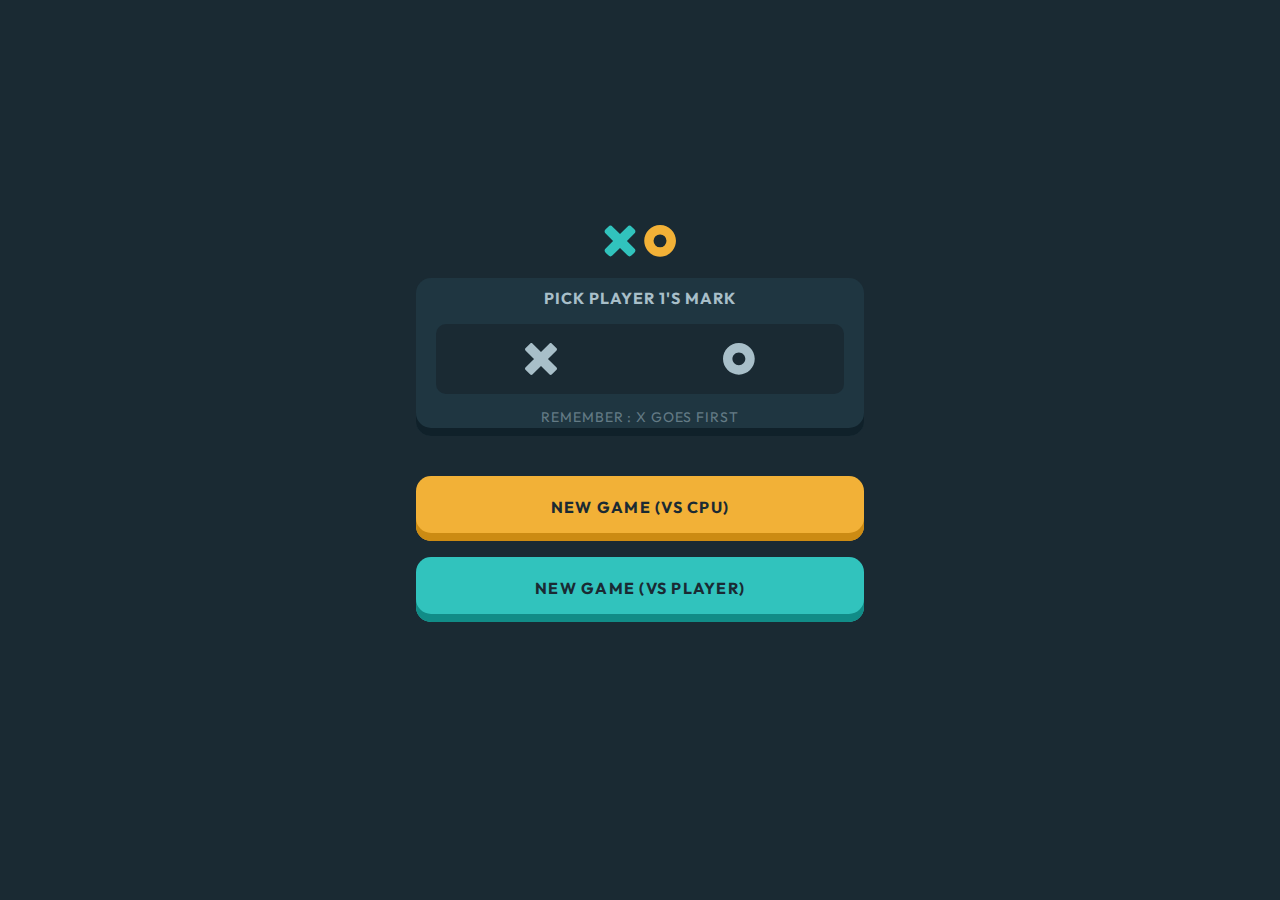
<file: index.html>
<!DOCTYPE html>
<html lang="en">
<head>
  <meta charset="UTF-8">
  <meta name="viewport" content="width=device-width, initial-scale=1.0, user-scalable=no">
  

  <link rel="icon" type="image/png" sizes="32x32" href="./assets/favicon-32x32.png">
  
  <title>Frontend Mentor | Tic Tac Toe</title>
  <link rel="preconnect" href="https://fonts.googleapis.com">
  <link rel="preconnect" href="https://fonts.gstatic.com" crossorigin>
  <link href="https://fonts.googleapis.com/css2?family=Outfit:wght@400;700;900&family=Red+Hat+Display:wght@400;500;900&display=swap" rel="stylesheet">
  <link rel="stylesheet" href="styles.css">

 
</head>
<body id="body">

  <!-- New game menu start -->
  <div id="homePage"> 
    <div class="first-div"><img src="./assets/logo.svg" alt="logo"></div>
    <div class="second-div">
      <div class="second-"> 
        <div class="pickPlayer"><p class="pick-player">PICK PLAYER 1'S MARK</p></div></div>
        <div class="player-xo">
          <div class="first-x"><img src="./assets/xplay.svg" alt="Xplayer" class="xtimes" ></div>
          <div class="first-o"><img src="./assets/oplay.svg" alt="Oplayer" class="oval"></div>
        </div>
        <div><p class="rememberX">REMEMBER : X GOES FIRST</p></div>
    </div>

    <div class="third-div">
      
      <div class="vs-cpu"><span class="new-game">NEW GAME (VS CPU)</span> </div>
      <div class="vs-player"><span class="new-game">NEW GAME (VS PLAYER)</span> </div>
    </div>
  </div>

   <!-- CREATING THE BOARD FOR THE GAME -->

  <table id="table">
    <tr>
      <td class="first-row1" id="11"><img src="./assets/logo.svg" alt="logo"></td>
      <td class="first-row2" id="12"></td>
      <td class="firsttt" id="13"><div class="first-row3" ><img class ="redo" src="assets/redo.svg" alt=""></div> </td>
    </tr>
    <tr>
      <td class="cell" id="0"></td>
      <td class="cell" id="1"></td>
      <td class="cell" id="2"></td>
    </tr>
    <tr>
      <td class="cell" id="3"></td>
      <td class="cell" id="4"></td>
      <td class="cell" id="5"></td>
    </tr>
    <tr>
      <td class="cell" id="6"></td>
      <td class="cell" id="7"></td>
      <td class="cell" id="8"></td>
    </tr>
    <tr>
      <td class="cell2 cgreen" id="21"> <div class="score-x score-write">X (P1)</div><div class="score-x-num numbers">0</div></td>
      <td class="cell2 cgrey" id="22"><div class="score-tie score-write">TIES</div><div class="score-tie-num numbers">0</div></td>
      <td class="cell2 corange" id="23"><div class="score-o score-write">O (P2)</div><div class="score-o-num numbers">0</div></td>
    </tr>
  </table>

  <div class="rectangle">  
    <div class="group-10">  
      <p class="winnerP"></p>
      <h1 class="takes"></h1>
      <div class="group-25">
        <button class="quit">QUIT</button>
        <button class="next-round">NEXT ROUND</button>      
      </div>
  </div>
  </div>

  <div class="rectangle1">  
    <div class="group-11">       
      <h1 class="restart-gameP">RESTART GAME?</h1>
      <div class="group-25">
        <button class="cancel">NO, CANCEL</button>
        <button class="restart">YES, RESTART</button>      
      </div>
  </div>
  </div>




  <script src="index.js"> </script> 
</body>
</html>
</file>
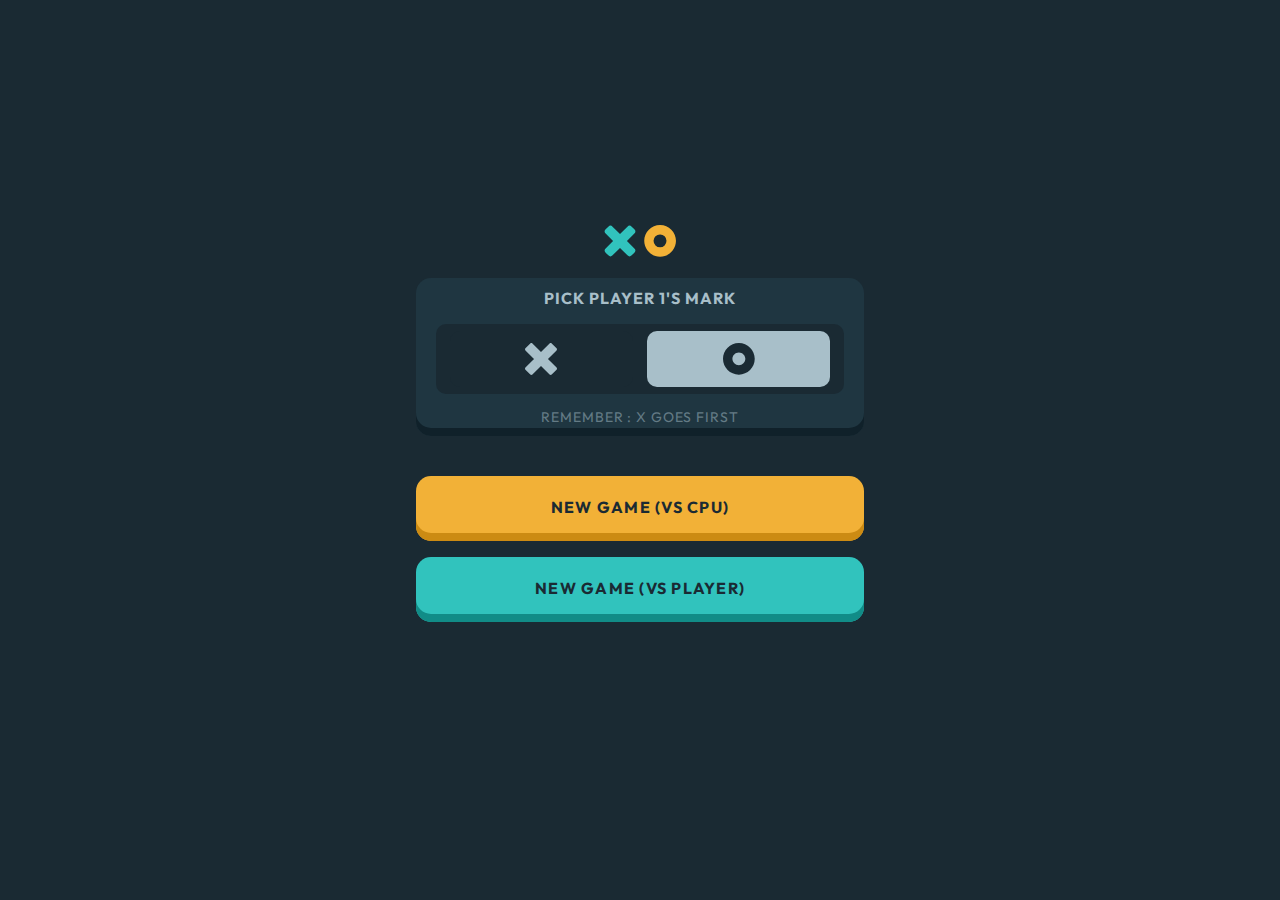
<file: starter-code/index.html>
<!DOCTYPE html>
<html lang="en">
<head>
  <meta charset="UTF-8">
  <meta name="viewport" content="width=device-width, initial-scale=1.0, user-scalable=no">
  

  <link rel="icon" type="image/png" sizes="32x32" href="./assets/favicon-32x32.png">
  
  <title>Frontend Mentor | Tic Tac Toe</title>
  <link rel="preconnect" href="https://fonts.googleapis.com">
  <link rel="preconnect" href="https://fonts.gstatic.com" crossorigin>
  <link href="https://fonts.googleapis.com/css2?family=Outfit:wght@400;700;900&family=Red+Hat+Display:wght@400;500;900&display=swap" rel="stylesheet">
  <link rel="stylesheet" href="styles.css">

 
</head>
<body id="body">

  <!-- New game menu start -->
  <div id="homePage"> 
    <div class="first-div"><img src="./assets/logo.svg" alt="logo"></div>
    <div class="second-div">
      <div class="second-"> 
        <div class="pickPlayer"><p class="pick-player">PICK PLAYER 1'S MARK</p></div></div>
        <div class="player-xo">
          <div class="first-x"><img src="./assets/xplay.svg" alt="Xplayer" class="xtimes"></div>
          <div class="first-o"><img src="./assets/oplay.svg" alt="Oplayer" class="oval"></div>
        </div>
        <div><p class="rememberX">REMEMBER : X GOES FIRST</p></div>
    </div>

    <div class="third-div">
      
      <div class="vs-cpu"><span class="new-game">NEW GAME (VS CPU)</span> </div>
      <div class="vs-player"><span class="new-game">NEW GAME (VS PLAYER)</span> </div>
    </div>
  </div>

   <!-- CREATING THE BOARD FOR THE GAME -->

  <table id="table">
    <tr>
      <td class="first-row1" id="11"><img src="./assets/logo.svg" alt="logo"></td>
      <td class="first-row2" id="12"></td>
      <td class="firsttt" id="13"><div class="first-row3" ><img class ="redo" src="assets/redo.svg" alt=""></div> </td>
    </tr>
    <tr>
      <td class="cell" id="0-0"></td>
      <td class="cell" id="0-1"></td>
      <td class="cell" id="0-2"></td>
    </tr>
    <tr>
      <td class="cell" id="1-0"></td>
      <td class="cell" id="1-1"></td>
      <td class="cell" id="1-2"></td>
    </tr>
    <tr>
      <td class="cell" id="2-0"></td>
      <td class="cell" id="2-1"></td>
      <td class="cell" id="2-2"></td>
    </tr>
    <tr>
      <td class="cell2 cgreen" id="21"> <div class="score-x score-write">X (P1)</div><div class="score-x-num numbers">0</div></td>
      <td class="cell2 cgrey" id="22"><div class="score-tie score-write">TIES</div><div class="score-tie-num numbers">0</div></td>
      <td class="cell2 corange" id="23"><div class="score-o score-write">O (P2)</div><div class="score-o-num numbers">0</div></td>
    </tr>
  </table>

  <div class="rectangle">  
    <div class="group-10">  
      <p class="winnerP">Player 1 wins</p>
      <h1 class="takes"><img src='./assets/icon-x.svg' alt="" class="pl-image">  <span class="takee">TAKES THE ROUND</span></h1>
      <div class="group-25">
        <button class="quit">QUIT</button>
        <button class="next-round">NEXT ROUND</button>      
      </div>
  </div>
  </div>

  <div class="rectangle1">  
    <div class="group-11">       
      <h1 class="restart-gameP">RESTART GAME?</h1>
      <div class="group-25">
        <button class="cancel">NO, CANCEL</button>
        <button class="restart">YES, RESTART</button>      
      </div>
  </div>
  </div>




  <script src="index.js"> </script> 
</body>
</html>
</file>
<file: styles.css>
body {
    font-family: 'Red Hat Display';
    /* overflow: hidden important; */
    overflow-y: hidden; /* Hide vertical scrollbar */
    overflow-x: hidden; /* Hide horizontal scrollbar */
    text-align: center;
    background-color:#1A2A33;

    /*** #F2B137  **/
  }
  html, body{
    height:100vh;
    width: 100vw;
    margin:0;
    padding:0;
    overflow-x: hidden;
    position: relative;
  }
  
  *,
  *::after,
  *::before {
    box-sizing: border-box;
  }

  #homePage{
    width: 28rem;
    height:50vh;
    /* margin-left: auto;
    margin-right: auto;
    margin-top: 25vh; */
    position: absolute;
    top: 50%;
    left: 50%;
    transform: translate(-50%, -50%);
    
    /* COMMENT THE DISPLAY WHEN DONE WITH THE RECTANGLE */
  }

  .second-div{
    background-color: #1F3641;
    box-shadow: inset 0px -8px 0px #10212A;
    border-radius: 15px;
    margin-bottom: 40px;
  }
  .pick-player{
    font-family: 'Outfit', sans-serif;
    font-weight: 700;
    font-size: 1rem;
    letter-spacing: 1px;
    color: #A8BFC9;
    padding-top: 10px;

  }
  
  .greyer{
    color: #A8A8A8;
  }
  .oval{
    margin-top: 12px;
  }
  .xtimes{
    margin-top: 12px;
  }

  .vs-cpu{
    background: #F2B137;
    box-shadow: inset 0px -8px 0px #CC8B13;
    border-radius: 15px;
    height: 65px;
    margin-bottom: 1rem;
    line-height: 4;
    cursor: pointer;

  }
  .vs-cpu:hover{
    background-color: #FFC860; 
  }


  .vs-player{
    background: #31C3BD;
    box-shadow: inset 0px -8px 0px #118C87;
    border-radius: 15px;
    height: 65px;
    line-height: 4;
    cursor: pointer;
  }

  .vs-player:hover{
    background-color: #65E9E4;
    
  }
  .use-player{
    display: flex;
    justify-content: center;
    align-items: center;
    background-color: #A8BFC9;

  }
  .use-first-effects{
    display: flex;
    justify-content: center;
    align-items: center;
    background-color: none;
  }
  

  .new-game{
    font-family: 'Outfit', sans-serif;
    font-weight: 700;
    line-height: 25px;
    letter-spacing: 1.25px;  
    color: #1A2A33;
  }
.player-xo{
    /* width: 400px; */
    height: 70px;
    background-color: #1A2A33;
    border-radius: 10px;
    margin-left: 20px;
    margin-right: 20px;
    align-items: center;
   justify-content: space-evenly;
    display: flex;   
}

.first-x{
    width:45%;
    height: 80%;
    cursor: pointer;
    border-radius: 10px;
}
.first-x:hover{
  background-color: #1F3641;
}
.first-o{
    width:45%;
    height: 80%;
    border-radius: 10px;  
    line-height: 1;
    cursor: pointer;

} 
.first-o:hover{
  background-color: #1F3641;
}
.rememberX{
  font-family: 'Outfit', sans-serif;
  font-size: 14px;
  letter-spacing: 0.875px;
  color: #A8BFC9;
  opacity: 0.5;
  padding-bottom: 10px;
}

/* BOARD FORMATTING */
#table {
  border-spacing: 20px;
  position: absolute;
  top: 50%;
  left: 50%;
  transform: translate(-50%,-50%);
  display: flex;
  flex-wrap: wrap;
  justify-content: center;
  align-items: center;
  display: none;
}
.reset-table{
  position :absolute;
  opacity : 0.1;
}
.cell {
    border: 10px;
    height: 150px;
    width: 150px;
    text-align: center;
    background-color: #1F3641;
    box-shadow: inset 0px -8px 0px #10212a;
    border-radius: 15px;
    cursor: pointer;
    margin-bottom: 20px;
    font-size: 80px;
    font-weight: 900;
    color: #31C3BD;
}

.cell2{
  border: 10px;
  width: 140px;
  height: 72px;
  border-radius: 15px;
  cursor: pointer;
 
}

.cgreen{
  background-color:#31C3BD ;
}

.cgrey{
  background-color:#A8BFC9 ;
}

.corange{
  background-color: #F2B137;
}


.first-row2{
  height: 52px;
  background-color: #1F3641;
  box-shadow: inset 0px -4px 0px #10212A;
  border-radius: 10px;
  font-family: 'Outfit';
  font-style: normal;
  font-weight: 700;
  font-size: 16px;
  line-height: 20px;
  text-align: center;
  color: #A8BFC9;
  display: flex;
  justify-content: space-evenly;
  align-items: center
}
.first-row3{
  width: 52px;
  height: 52px;
  background-color: #A8BFC9;
  box-shadow: inset 0px -4px 0px #6B8997;
  border-radius: 10px;
  margin-left: 50%;
  cursor: pointer;
}
.first-row3:hover{
  background-color: #DBE8ED;
}

.redo{
  margin: 0 auto;
  position: relative;
  top: 15px;
}
.winnerX{
  background-color: #31C3BD; 
}
.winnerO{
  background-color: #F2B137;  
}

.xPlay{
  color: #31C3BD;
}
.oPlay{
  color: #F2B137;
}

.numbers{
  font-family: 'Outfit';
  font-style: normal;
  font-weight: 700;
  font-size: 24px;
  line-height: 30px;  
  letter-spacing: 1.5px;
  color: #1A2A33;
}
.score-write{
  font-family: 'Outfit', sans-serif;
  font-style: normal;
  font-weight: 500;
  line-height: 18px;
  letter-spacing: 0.875px;
  color: #1A2A33;

}

/* CSS FOR THE RECTANGLE */
.rectangle{
  width: 100%;
  height: 40vh;
  background-color: #1F3641;
  margin-top: 30vh;
  display: none;
}

.group-10{
  padding-top: 2rem;
  
}
.winnerP{
  font-family: 'Outfit', sans-serif;
  font-style: normal;
  font-weight: 700;
  font-size: 16px;
  line-height: 20px;
  letter-spacing: 1px;
  text-transform: uppercase;
  color: #A8BFC9;

}
.takes{
  font-family: 'Outfit',sans-serif;
  font-style: normal;
  font-weight: 700;
  font-size: 40px;
  line-height: 50px;
  letter-spacing: 2.5px;
  text-transform: uppercase;
  color: "#A8BFC9";
  justify-content: center;
  align-items: center;
  display: flex;
  gap: 1.5rem;

}
.takes-winnerO{
 color: #F2B137;
}
.takes-winnerX{
 color: #31C3BD;
}
.pl-image{
  margin-left: 5px;

}
.quit{
  height: 56px;
  width: 72px;
  background-color: #A8BFC9;
  box-shadow: inset 0px -4px 0px #6B8997;
  border-radius: 10px;
  font-family: 'Outfit';
  font-style: normal;
  font-weight: 700;
  font-size: 16px;
  line-height: 20px;
  letter-spacing: 1px;
  color: #1A2A33;
  margin-right: 1rem;
  cursor: pointer;
  
}
.quit:hover{
  background-color: #DBE8ED;
}
.next-round{
  height: 56px;
  width: 146px;
  background-color: #F2B137;
  box-shadow: inset 0px -4px 0px #CC8B13;
  border-radius: 10px;
  font-family: 'Outfit', sans-serif;
  font-style: normal;
  font-weight: 700;
  font-size: 16px;
  line-height: 20px;
  text-align: center;
  letter-spacing: 1px;
  color: #1A2A33;
  cursor: pointer;
}
.next-round:hover{
  background-color: #FFC860;
}
/* RESTART RECTANGLE */
.rectangle1{
  width: 100%;
  height: 30vh;
  background-color: #1F3641;
  
  margin-top: 30vh;
  display: none;
}
.restart-gameP{
  font-family: 'Outfit', sans-serif;
  font-style: normal;
  font-weight: 700;
  font-size: 40px;
  line-height: 50px;
  text-align: center;
  letter-spacing: 2.5px;
  text-transform: uppercase;
  color: #A8BFC9;
  
}
.group-11{
  padding-top: 30px;
  padding-bottom: 50px;
}
.cancel{
  height: 50px;
  width: 150px;
  background-color: #A8BFC9;
  box-shadow: inset 0px -4px 0px #6B8997;
  border-radius: 10px;
  font-family: 'Outfit';
  font-style: normal;
  font-weight: 700;
  font-size: 16px;
  line-height: 20px;
  text-align: center;
  letter-spacing: 1px;
  color: #1A2A33;
  margin-right: 16px;
  cursor: pointer;

}
.cancel:hover{
  background-color: #DBE8ED;
}
.handle-reset{
  position: absolute;
  display: inline-block;
  top: 0;
  left: 0;
  z-index: 1;

}
.hide{
  display: none;
}
.restart{
  width: 150px;
  height: 50px;
  font-family: 'Outfit', sans-serif;
  font-style: normal;
  font-weight: 700;
  font-size: 16px;
  line-height: 20px;
  letter-spacing: 1px;
  color: #1A2A33;
  background-color: #F2B137;
  box-shadow: inset 0px -4px 0px #CC8B13;
  border-radius: 10px;
  cursor: pointer;
}
.restart:hover{
  background-color: #FFC860;
}
.disabled {
  pointer-events: none;
  opacity: 0.5;
  cursor: not-allowed;
}
/* ADDED CSS CLASSES USING JAVASCRIPT */
.board-visible {
  display: inline-block;
  position: absolute;
  opacity: 1;
}


@media (max-width: 1100px){
  
  .rectangle{
    height: 25vh;
  }
}

@media (max-width: 700px){
  #homePage {
    width: 20rem;
  }
  .player-xo{
    position: relative;
  }
  
  .group-4{
    width: 40%;
   }
   .group-4-copy{
    width: 0%;
   }
  .cell{
    width: 96px;
    height: 96px;
  }
  .takes{
    font-size: 1.8rem;
  }
  #x-img{
    width: 40px;
   
  }
  #o-img{
    width: 40px;
   
  }
  .rectangle{
    height: 30vh;
  }

  @media (max-width: 400px){
    .rectangle{
      height: 35vh;
    }
    .takes{
      font-size: 1.7rem;
    }
  }
}
</file>
<file: starter-code/styles.css>
body {
    font-family: 'Red Hat Display';
    /* overflow: hidden important; */
    overflow-y: hidden; /* Hide vertical scrollbar */
    overflow-x: hidden; /* Hide horizontal scrollbar */
    text-align: center;
    background-color:#1A2A33;

    /*** #F2B137  **/
  }
  html, body{
    height:100vh;
    width: 100vw;
    margin:0;
    padding:0;
    overflow-x: hidden;
  }
  
  *,
  *::after,
  *::before {
    box-sizing: border-box;
  }

  #homePage{
    width: 28rem;
    height:50vh;
    /* margin-left: auto;
    margin-right: auto;
    margin-top: 25vh; */
    position: absolute;
    top: 50%;
    left: 50%;
    transform: translate(-50%, -50%);
    /* visibility: hidden; */
    /* display: none; */
    /* COMMENT THE DISPLAY WHEN DONE WITH THE RECTANGLE */
  }

  .second-div{
    background-color: #1F3641;
    box-shadow: inset 0px -8px 0px #10212A;
    border-radius: 15px;
    margin-bottom: 40px;
  }
  .pick-player{
    font-family: 'Outfit', sans-serif;
    font-weight: 700;
    font-size: 1rem;
    letter-spacing: 1px;
    color: #A8BFC9;
    padding-top: 10px;

  }
  
  .greyer{
    color: #A8A8A8;
  }
  .oval{
    margin-top: 12px;
  }
  .xtimes{
    margin-top: 12px;
  }

  .vs-cpu{
    background: #F2B137;
    box-shadow: inset 0px -8px 0px #CC8B13;
    border-radius: 15px;
    height: 65px;
    margin-bottom: 1rem;
    line-height: 4;
    cursor: pointer;

  }
  .vs-cpu:hover{
    background-color: #FFC860; 
  }


  .vs-player{
    background: #31C3BD;
    box-shadow: inset 0px -8px 0px #118C87;
    border-radius: 15px;
    height: 65px;
    line-height: 4;
    cursor: pointer;
  }

  .vs-player:hover{
    background-color: #65E9E4;
    
  }
  

  .new-game{
    font-family: 'Outfit', sans-serif;
    font-weight: 700;
    line-height: 25px;
    letter-spacing: 1.25px;  
    color: #1A2A33;
  }
.player-xo{
    /* width: 400px; */
    height: 70px;
    background-color: #1A2A33;
    border-radius: 10px;
    margin-left: 20px;
    margin-right: 20px;
    align-items: center;
   justify-content: space-evenly;
    display: flex;   
}

.first-x{
    width:45%;
    height: 80%;
    background-color: #1A2A33;
    color: #A8BFC9;
    cursor: pointer;
    border-radius: 10px;
}
.first-x:hover{
  background-color: #1F3641;
}
.first-o{
    width:45%;
    height: 80%;
    background-color: #A8BFC9;
    border-radius: 10px;
    color:  #1A2A33;
    align-items: center;
    line-height: 1;
    cursor: pointer;

} 
.rememberX{
  font-family: 'Outfit', sans-serif;
  font-size: 14px;
  letter-spacing: 0.875px;
  color: #A8BFC9;
  opacity: 0.5;
  padding-bottom: 10px;
}

/* BOARD FORMATTING */
#table {
  border-spacing: 20px;
  position: absolute;
  top: 50%;
  left: 50%;
  transform: translate(-50%,-50%);
  display: flex;
  flex-wrap: wrap;
  justify-content: center;
  align-items: center;
  display: none;
}

.cell {
    border: 10px;
    height: 150px;
    width: 150px;
    text-align: center;
    background-color: #1F3641;
    box-shadow: inset 0px -8px 0px #10212a;
    border-radius: 15px;
    cursor: pointer;
    margin-bottom: 20px;
    font-size: 80px;
    font-weight: 900;
    color: #31C3BD;
}

.cell2{
  border: 10px;
  width: 140px;
  height: 72px;
  border-radius: 15px;
  cursor: pointer;
 
}

.cgreen{
  background-color:#31C3BD ;
}

.cgrey{
  background-color:#A8BFC9 ;
}

.corange{
  background-color: #F2B137;
}


.first-row2{
  width: 140px;
  height: 52px;
  background-color: #1F3641;
  box-shadow: inset 0px -4px 0px #10212A;
  border-radius: 10px;
  font-family: 'Outfit';
  font-style: normal;
  font-weight: 700;
  font-size: 16px;
  line-height: 20px;
  text-align: center;
  color: #A8BFC9;
  display: flex;
  justify-content: space-evenly;
  align-items: center
}
.first-row3{
  width: 52px;
  height: 52px;
  background-color: #A8BFC9;
  box-shadow: inset 0px -4px 0px #6B8997;
  border-radius: 10px;
  margin-left: 65%;
  cursor: pointer;
}
.first-row3:hover{
  background-color: #DBE8ED;
}

.redo{
  margin: 0 auto;
  position: relative;
  top: 15px;
}
.winnerX{
  background-color: #31C3BD; 
}
.winnerO{
  background-color: #F2B137;  
}

.xPlay{
  color: #31C3BD;
}
.oPlay{
  color: #F2B137;
}

.numbers{
  font-family: 'Outfit';
  font-style: normal;
  font-weight: 700;
  font-size: 24px;
  line-height: 30px;  
  letter-spacing: 1.5px;
  color: #1A2A33;
}
.score-write{
  font-family: 'Outfit', sans-serif;
  font-style: normal;
  font-weight: 500;
  line-height: 18px;
  letter-spacing: 0.875px;
  color: #1A2A33;

}

/* CSS FOR THE RECTANGLE */
.rectangle{
  width: 100%;
  height: 40vh;
  background-color: #1F3641;
  margin-top: 30vh;
  display: none;
}

.group-10{
  padding-top: 2rem;
  
}
.winnerP{
  font-family: 'Outfit', sans-serif;
  font-style: normal;
  font-weight: 700;
  font-size: 16px;
  line-height: 20px;
  letter-spacing: 1px;
  text-transform: uppercase;
  color: #A8BFC9;

}
.takes{
  font-family: 'Outfit',sans-serif;
  font-style: normal;
  font-weight: 700;
  font-size: 40px;
  line-height: 50px;
  letter-spacing: 2.5px;
  text-transform: uppercase;
  color: #31C3BD;
  justify-content: center;
  align-items: center;
  display: flex;
  gap: 1.5rem;

}
.pl-image{
  margin-left: 5px;

}
.quit{
  height: 56px;
  width: 72px;
  background-color: #A8BFC9;
  box-shadow: inset 0px -4px 0px #6B8997;
  border-radius: 10px;
  font-family: 'Outfit';
  font-style: normal;
  font-weight: 700;
  font-size: 16px;
  line-height: 20px;
  letter-spacing: 1px;
  color: #1A2A33;
  margin-right: 1rem;
  cursor: pointer;
  
}
.quit:hover{
  background-color: #DBE8ED;
}
.next-round{
  height: 56px;
  width: 146px;
  background-color: #F2B137;
  box-shadow: inset 0px -4px 0px #CC8B13;
  border-radius: 10px;
  font-family: 'Outfit', sans-serif;
  font-style: normal;
  font-weight: 700;
  font-size: 16px;
  line-height: 20px;
  text-align: center;
  letter-spacing: 1px;
  color: #1A2A33;
  cursor: pointer;
}
.next-round:hover{
  background-color: #FFC860;
}
/* RESTART RECTANGLE */
.rectangle1{
  width: 100%;
  height: 30vh;
  background-color: #1F3641;
  
  margin-top: 30vh;
  display: none;
}
.restart-gameP{
  font-family: 'Outfit', sans-serif;
  font-style: normal;
  font-weight: 700;
  font-size: 40px;
  line-height: 50px;
  text-align: center;
  letter-spacing: 2.5px;
  text-transform: uppercase;
  color: #A8BFC9;
  
}


.group-11{
  padding-top: 30px;
  padding-bottom: 50px;
}

.cancel{
  height: 50px;
  width: 150px;
  background-color: #A8BFC9;
  box-shadow: inset 0px -4px 0px #6B8997;
  border-radius: 10px;
  font-family: 'Outfit';
  font-style: normal;
  font-weight: 700;
  font-size: 16px;
  line-height: 20px;
  text-align: center;
  letter-spacing: 1px;
  color: #1A2A33;
  margin-right: 16px;
  cursor: pointer;

}
.cancel:hover{
  background-color: #DBE8ED;
}
.restart{
  width: 150px;
  height: 50px;
  font-family: 'Outfit', sans-serif;
  font-style: normal;
  font-weight: 700;
  font-size: 16px;
  line-height: 20px;
  letter-spacing: 1px;
  color: #1A2A33;
  background-color: #F2B137;
  box-shadow: inset 0px -4px 0px #CC8B13;
  border-radius: 10px;
  cursor: pointer;
}
.restart:hover{
  background-color: #FFC860;
}
@media (max-width: 1100px){
  
  .rectangle{
    height: 25vh;
  }
}

@media (max-width: 700px){
  #homePage {
    width: 20rem;
  }
  .player-xo{
    position: relative;
  }
  
  .group-4{
    width: 40%;
   }
   .group-4-copy{
    width: 0%;
   }
  .cell{
    width: 96px;
    height: 96px;
  }
  .takes{
    font-size: 1.8rem;
  }
  #x-img{
    width: 40px;
   
  }
  #o-img{
    width: 40px;
   
  }
  .rectangle{
    height: 30vh;
  }

  @media (max-width: 400px){
    .rectangle{
      height: 35vh;
    }
    .takes{
      font-size: 1.7rem;
    }
  }
}
</file>
